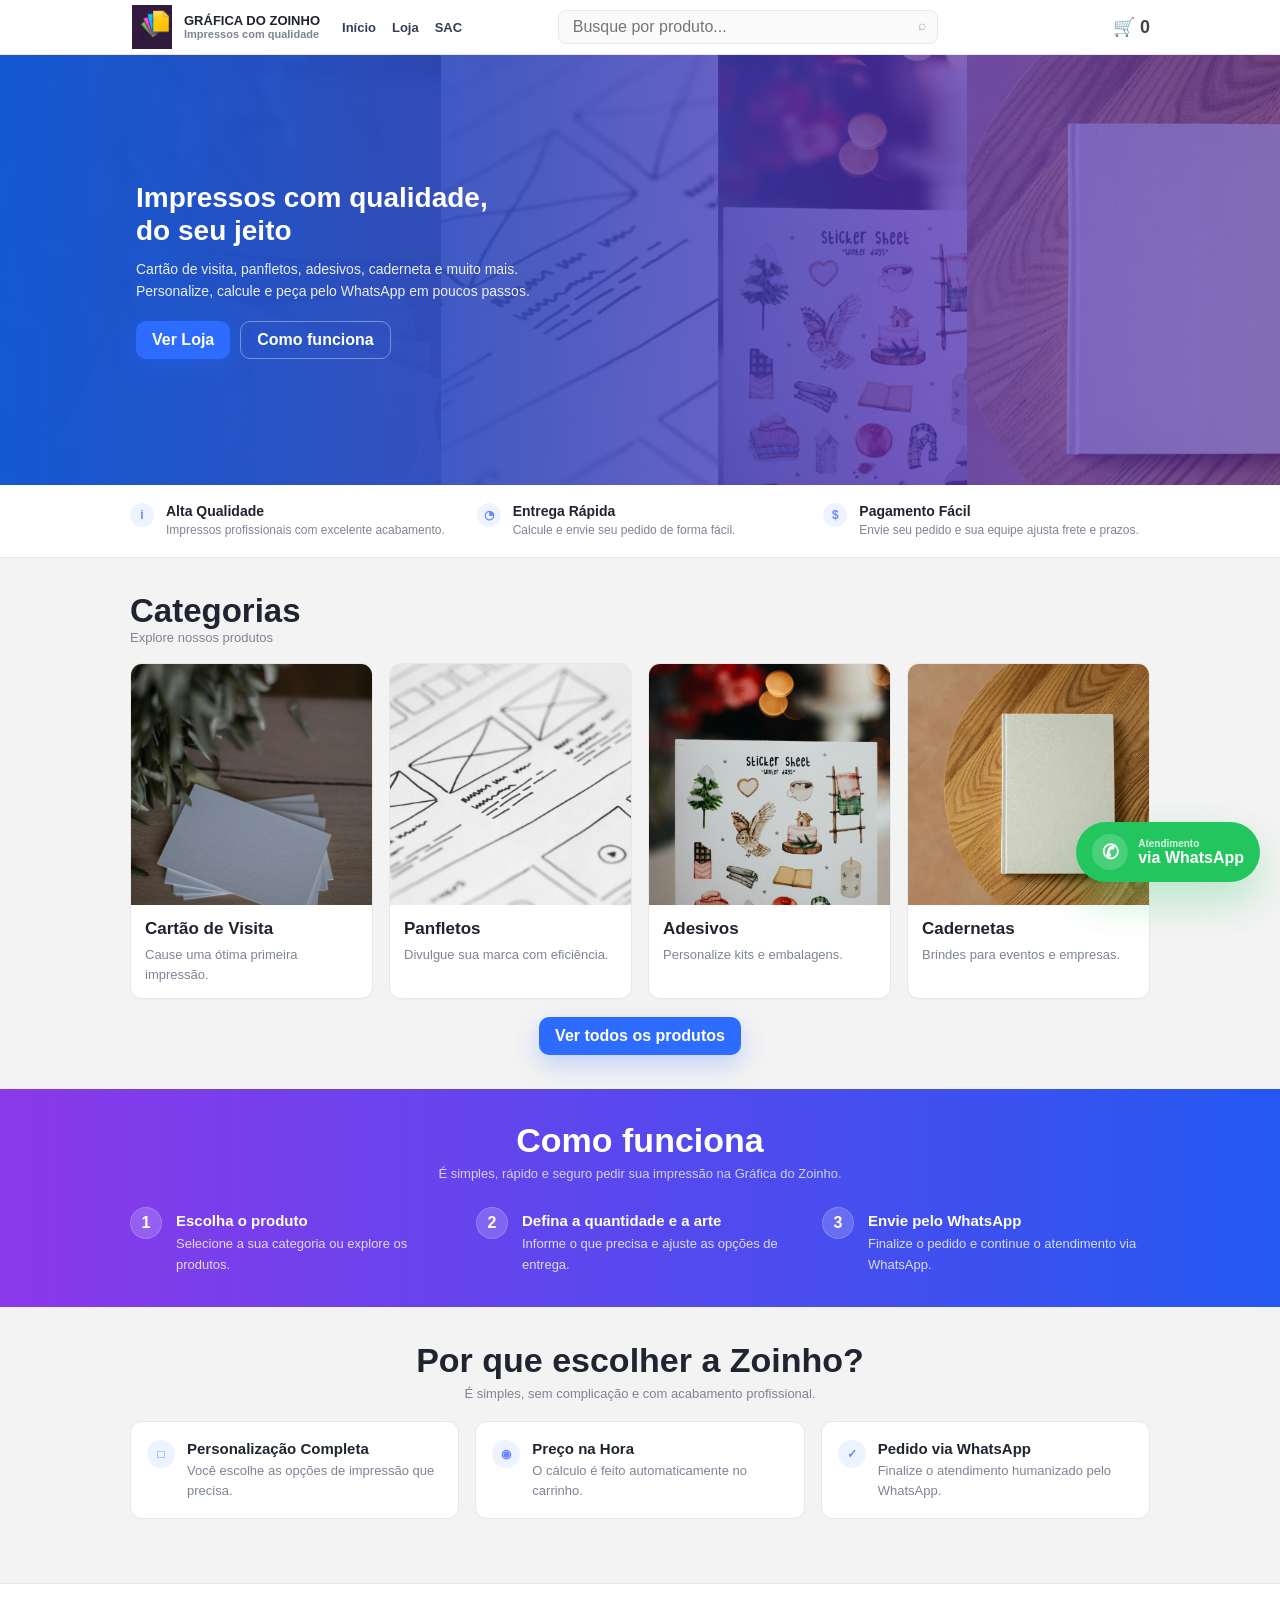
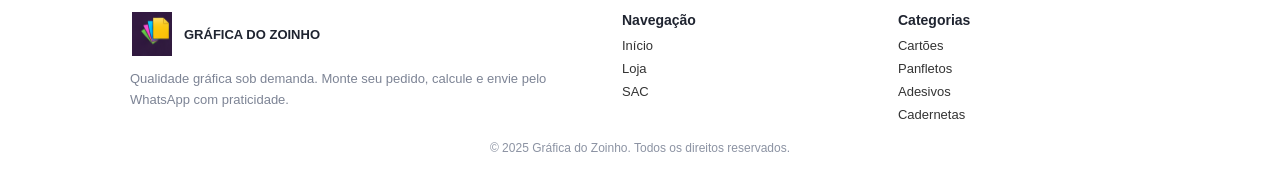
<file: index.html>
<!doctype html>
<html lang="pt-BR">
<head>
  <meta charset="utf-8">
  <meta name="viewport" content="width=device-width, initial-scale=1">
  <title>Gráfica do Zoinho</title>
  <link rel="stylesheet" href="assets/css/style.css">
</head>
<body>
  <div data-site-header></div>
  <main class="page">
    <section class="hero">
      <div class="container hero-inner">
        <div class="hero-content">
          <h1>Impressos com qualidade,<br>do seu jeito</h1>
          <p>Cartão de visita, panfletos, adesivos, caderneta e muito mais. Personalize, calcule e peça pelo WhatsApp em poucos passos.</p>
          <div class="hero-actions">
            <a class="btn btn-primary" href="loja.html">Ver Loja</a>
            <a class="btn btn-secondary" href="#como-funciona">Como funciona</a>
          </div>
        </div>
        <div class="hero-art"></div>
      </div>
    </section>

    <section class="feature-strip">
      <div class="container features">
        <div class="feature">
          <div class="feature-dot">i</div>
          <div><strong>Alta Qualidade</strong><span>Impressos profissionais com excelente acabamento.</span></div>
        </div>
        <div class="feature">
          <div class="feature-dot">◔</div>
          <div><strong>Entrega Rápida</strong><span>Calcule e envie seu pedido de forma fácil.</span></div>
        </div>
        <div class="feature">
          <div class="feature-dot">$</div>
          <div><strong>Pagamento Fácil</strong><span>Envie seu pedido e sua equipe ajusta frete e prazos.</span></div>
        </div>
      </div>
    </section>

    <section class="section">
      <div class="container">
        <div class="section-head">
          <h3>Categorias</h3>
          <p class="eyebrow">Explore nossos produtos</p>
        </div>
        <div class="cards" data-home-cards></div>
        <div class="center" style="margin-top:18px">
          <a class="btn btn-primary" href="loja.html">Ver todos os produtos</a>
        </div>
      </div>
    </section>

    <section class="how" id="como-funciona">
      <div class="container">
        <h3>Como funciona</h3>
        <p class="eyebrow">É simples, rápido e seguro pedir sua impressão na Gráfica do Zoinho.</p>
        <div class="steps">
          <div class="step">
            <div class="step-num">1</div>
            <div><strong>Escolha o produto</strong><p>Selecione a sua categoria ou explore os produtos.</p></div>
          </div>
          <div class="step">
            <div class="step-num">2</div>
            <div><strong>Defina a quantidade e a arte</strong><p>Informe o que precisa e ajuste as opções de entrega.</p></div>
          </div>
          <div class="step">
            <div class="step-num">3</div>
            <div><strong>Envie pelo WhatsApp</strong><p>Finalize o pedido e continue o atendimento via WhatsApp.</p></div>
          </div>
        </div>
      </div>
    </section>

    <section class="section choose">
      <div class="container">
        <h3>Por que escolher a Zoinho?</h3>
        <p class="eyebrow center">É simples, sem complicação e com acabamento profissional.</p>
        <div class="why-grid">
          <div class="why-item">
            <div class="feature-dot">□</div>
            <div><strong>Personalização Completa</strong><span>Você escolhe as opções de impressão que precisa.</span></div>
          </div>
          <div class="why-item">
            <div class="feature-dot">◉</div>
            <div><strong>Preço na Hora</strong><span>O cálculo é feito automaticamente no carrinho.</span></div>
          </div>
          <div class="why-item">
            <div class="feature-dot">✓</div>
            <div><strong>Pedido via WhatsApp</strong><span>Finalize o atendimento humanizado pelo WhatsApp.</span></div>
          </div>
        </div>
      </div>
    </section>
  </main>
  <div data-site-footer></div>
  <div data-float-whats></div>
  <script src="assets/js/products.js"></script>
</body>
</html>
</file>
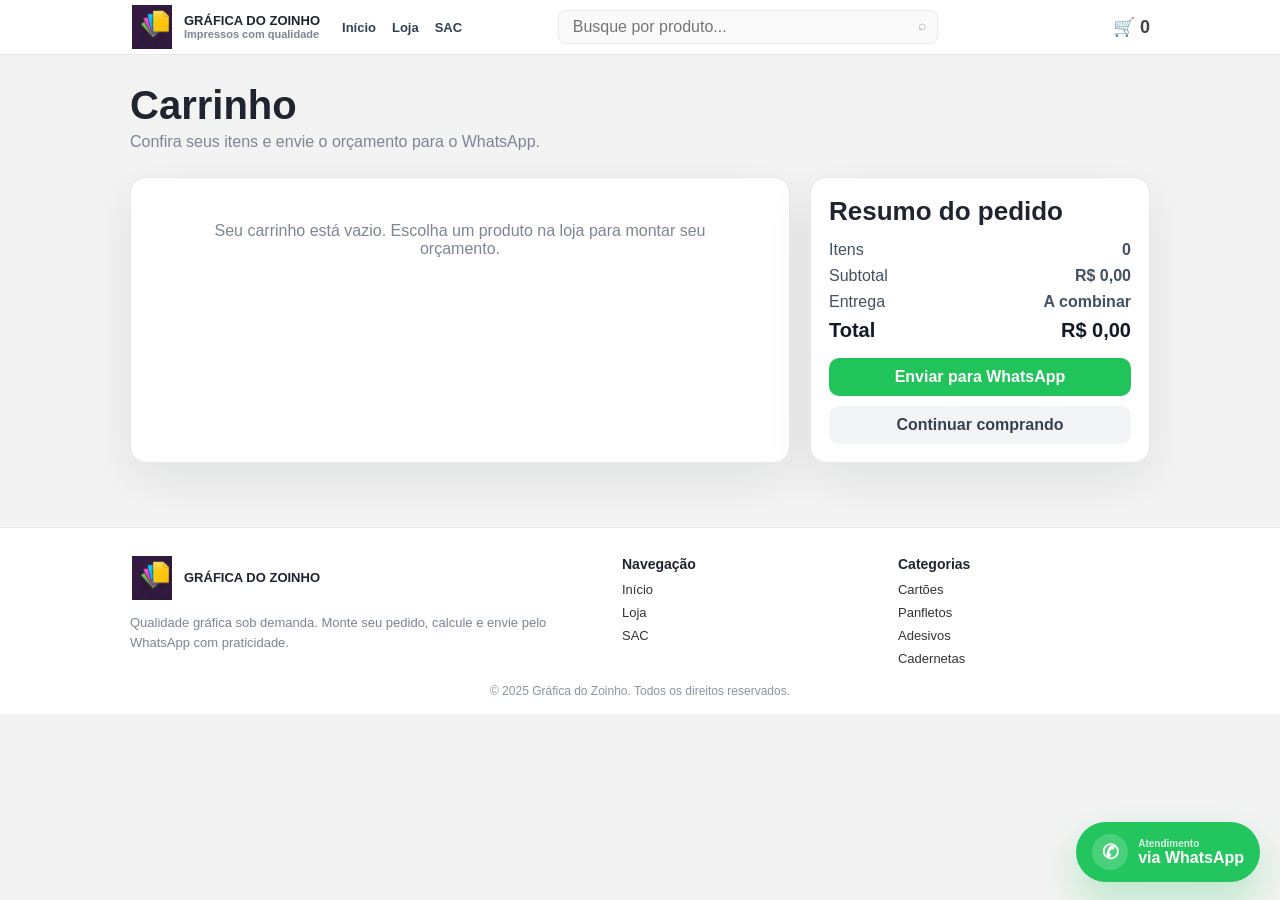
<file: carrinho.html>
<!doctype html>
<html lang="pt-BR">
<head>
  <meta charset="utf-8">
  <meta name="viewport" content="width=device-width, initial-scale=1">
  <title>Carrinho - Gráfica do Zoinho</title>
  <link rel="stylesheet" href="assets/css/style.css">
</head>
<body>
  <div data-site-header></div>
  <main class="page">
    <section class="page-banner">
      <div class="container">
        <h1>Carrinho</h1>
        <p>Confira seus itens e envie o orçamento para o WhatsApp.</p>
      </div>
    </section>
    <section class="section" style="padding-top:8px">
      <div class="container cart-layout">
        <div class="cart-card" data-cart-items></div>
        <aside class="summary-card" data-cart-summary></aside>
      </div>
    </section>
  </main>
  <div data-site-footer></div>
  <div data-float-whats></div>
  <script src="assets/js/products.js"></script>
</body>
</html>
</file>
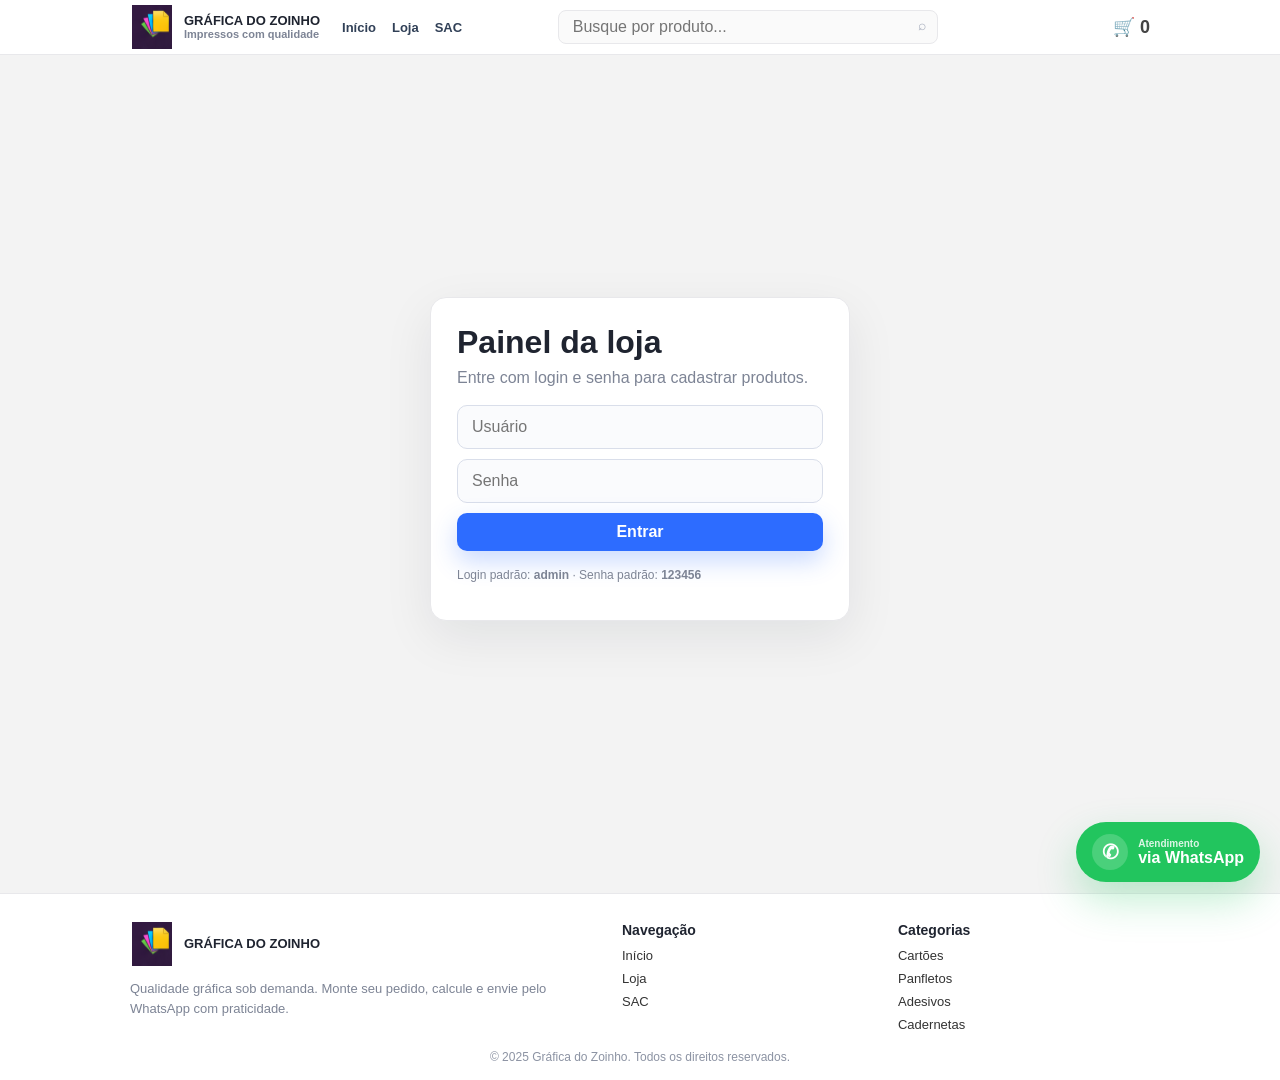
<file: login.html>
<!doctype html>
<html lang="pt-BR">
<head>
  <meta charset="utf-8">
  <meta name="viewport" content="width=device-width, initial-scale=1">
  <title>Login do painel - Gráfica do Zoinho</title>
  <link rel="stylesheet" href="assets/css/style.css">
</head>
<body>
  <div data-site-header></div>
  <main class="page">
    <section class="section">
      <div class="container login-wrap">
        <div class="login-card">
          <h1>Painel da loja</h1>
          <p>Entre com login e senha para cadastrar produtos.</p>
          <form data-admin-login-form class="stack">
            <input class="input" type="text" name="usuario" placeholder="Usuário">
            <input class="input" type="password" name="senha" placeholder="Senha">
            <button class="btn btn-primary" type="submit">Entrar</button>
            <div class="inline-help">Login padrão: <strong>admin</strong> · Senha padrão: <strong>123456</strong></div>
            <div data-login-status style="color:#dc2626;font-size:13px;font-weight:700"></div>
          </form>
        </div>
      </div>
    </section>
  </main>
  <div data-site-footer></div>
  <div data-float-whats></div>
  <script src="assets/js/products.js"></script>
</body>
</html>
</file>
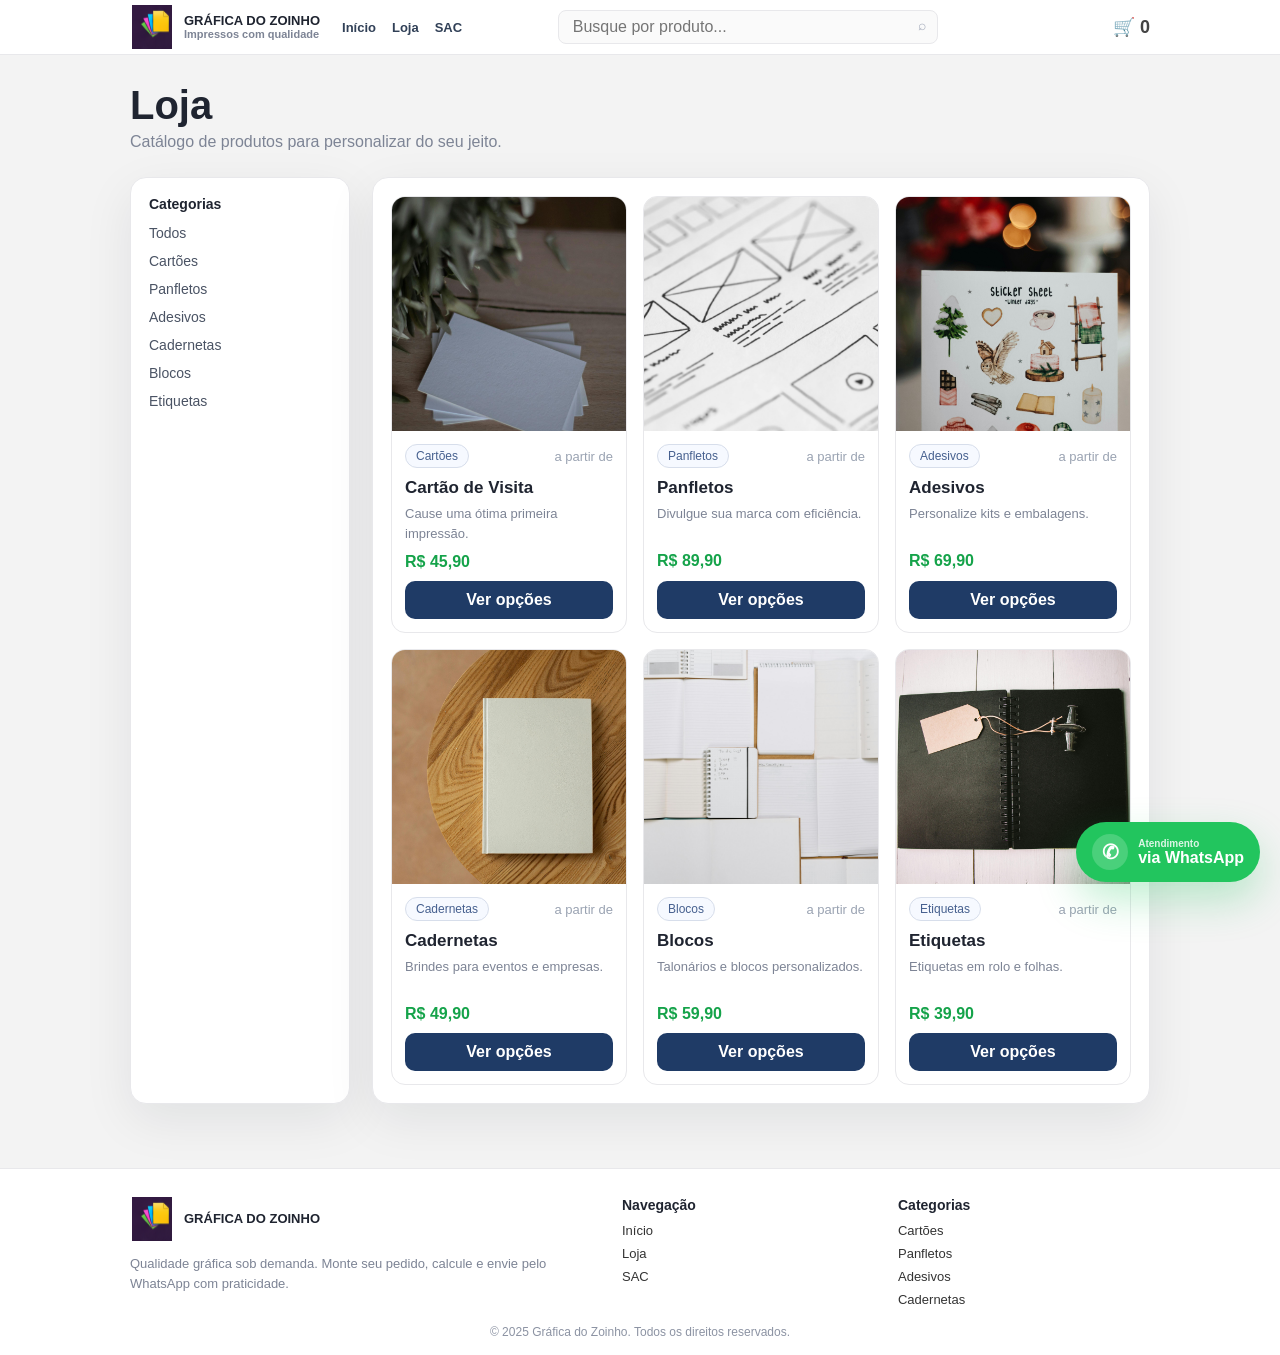
<file: loja.html>
<!doctype html>
<html lang="pt-BR">
<head>
  <meta charset="utf-8">
  <meta name="viewport" content="width=device-width, initial-scale=1">
  <title>Loja - Gráfica do Zoinho</title>
  <link rel="stylesheet" href="assets/css/style.css">
</head>
<body>
  <div data-site-header></div>
  <main class="page">
    <section class="page-banner">
      <div class="container">
        <h1>Loja</h1>
        <p>Catálogo de produtos para personalizar do seu jeito.</p>
      </div>
    </section>
    <section class="section" style="padding-top:8px">
      <div class="container shop-layout">
        <aside class="sidebar">
          <h4>Categorias</h4>
          <ul data-shop-categories></ul>
        </aside>
        <div class="content-card" style="padding:18px">
          <div class="shop-grid" data-shop-grid></div>
        </div>
      </div>
    </section>
  </main>
  <div data-site-footer></div>
  <div data-float-whats></div>
  <script src="assets/js/products.js"></script>
</body>
</html>
</file>
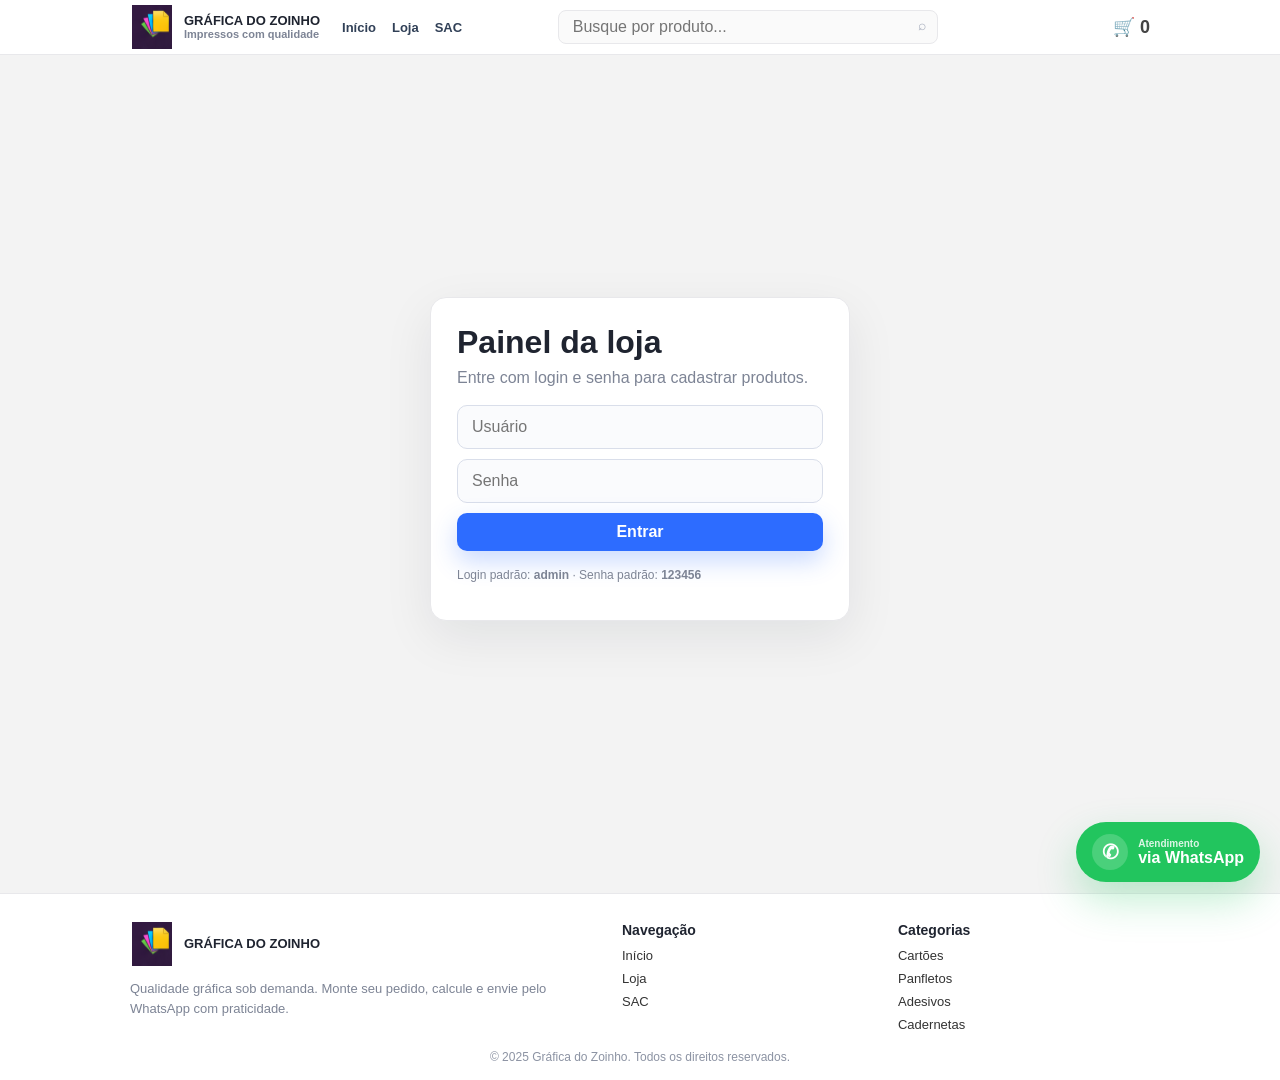
<file: painel.html>
<!doctype html>
<html lang="pt-BR">
<head>
  <meta charset="utf-8">
  <meta name="viewport" content="width=device-width, initial-scale=1">
  <title>Painel da loja - Gráfica do Zoinho</title>
  <link rel="stylesheet" href="assets/css/style.css">
</head>
<body>
  <div data-site-header></div>
  <main class="page">
    <section class="page-banner">
      <div class="container row-between" style="align-items:flex-start;gap:16px">
        <div>
          <h1>Painel da loja</h1>
          <p>Cadastre produtos com imagem, valor e variáveis.</p>
        </div>
        <button class="btn btn-light" type="button" data-admin-logout>Sair</button>
      </div>
    </section>
    <section class="section" style="padding-top:8px">
      <div class="container admin-grid">
        <div class="admin-card">
          <h3>Adicionar produto</h3>
          <div class="notice">Campo de variáveis: use uma linha por grupo no formato <strong>Material: Vinil branco, Vinil transparente</strong>.</div>
          <form data-admin-form class="stack">
            <input class="input" name="nome" placeholder="Nome do produto">
            <input class="input" name="categoria" placeholder="Categoria">
            <textarea class="textarea" name="descricao" placeholder="Descrição curta do produto"></textarea>
            <input class="input" name="preco" type="number" min="0" step="0.01" placeholder="Preço base">
            <input class="input" name="imagem" placeholder="URL da imagem do produto">
            <textarea class="textarea" name="variaveis" placeholder="Material: Vinil branco, Vinil transparente&#10;Quantidade: 100 un., 250 un., 500 un."></textarea>
            <button class="btn btn-primary" type="submit">Salvar produto</button>
          </form>
        </div>
        <div class="admin-card">
          <h3>Produtos cadastrados</h3>
          <div class="admin-list" data-admin-product-list></div>
        </div>
      </div>
    </section>
  </main>
  <div data-site-footer></div>
  <div data-float-whats></div>
  <script src="assets/js/products.js"></script>
</body>
</html>
</file>
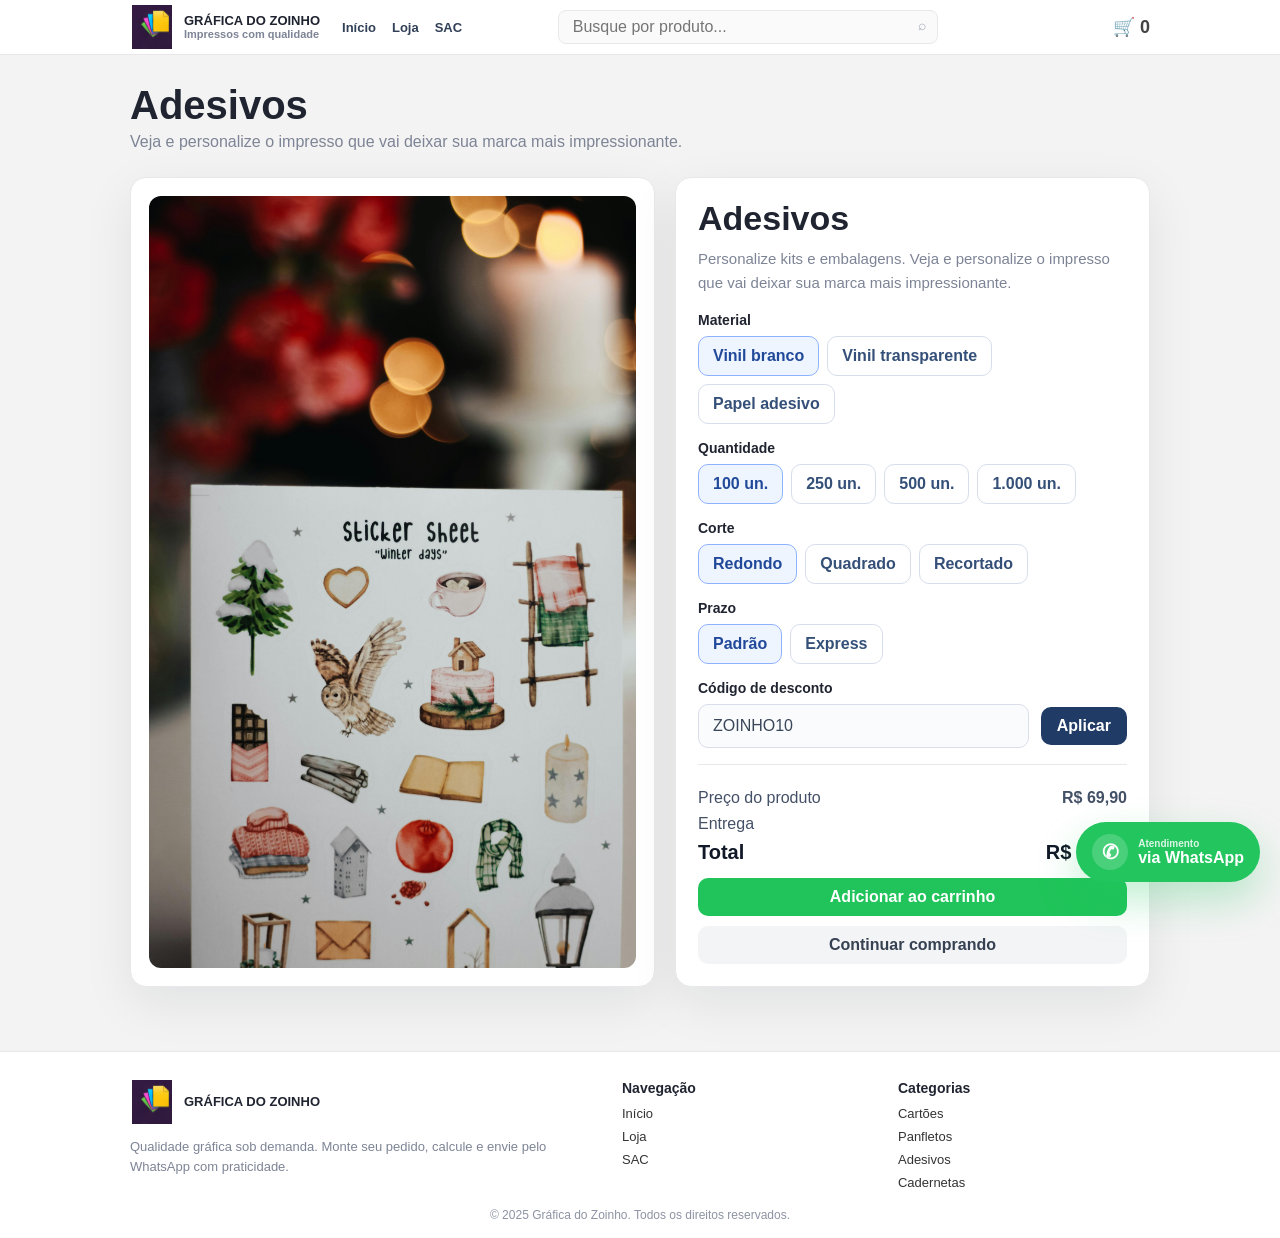
<file: produto-adesivo.html>
<!doctype html>
<html lang="pt-BR">
<head>
  <meta charset="utf-8">
  <meta name="viewport" content="width=device-width, initial-scale=1">
  <title>Adesivos - Gráfica do Zoinho</title>
  <link rel="stylesheet" href="assets/css/style.css">
</head>
<body>
  <div data-site-header></div>
  <main class="page">
    <section class="page-banner">
      <div class="container">
        <h1>Adesivos</h1>
        <p>Veja e personalize o impresso que vai deixar sua marca mais impressionante.</p>
      </div>
    </section>
    <section class="section" style="padding-top:8px">
      <div class="container product-layout" data-product-root></div>
    </section>
  </main>
  <div data-site-footer></div>
  <div data-float-whats></div>
  <script src="assets/js/products.js"></script>
  <script>document.addEventListener('DOMContentLoaded',()=>setupProductPage('adesivo'));</script>
</body>
</html>
</file>
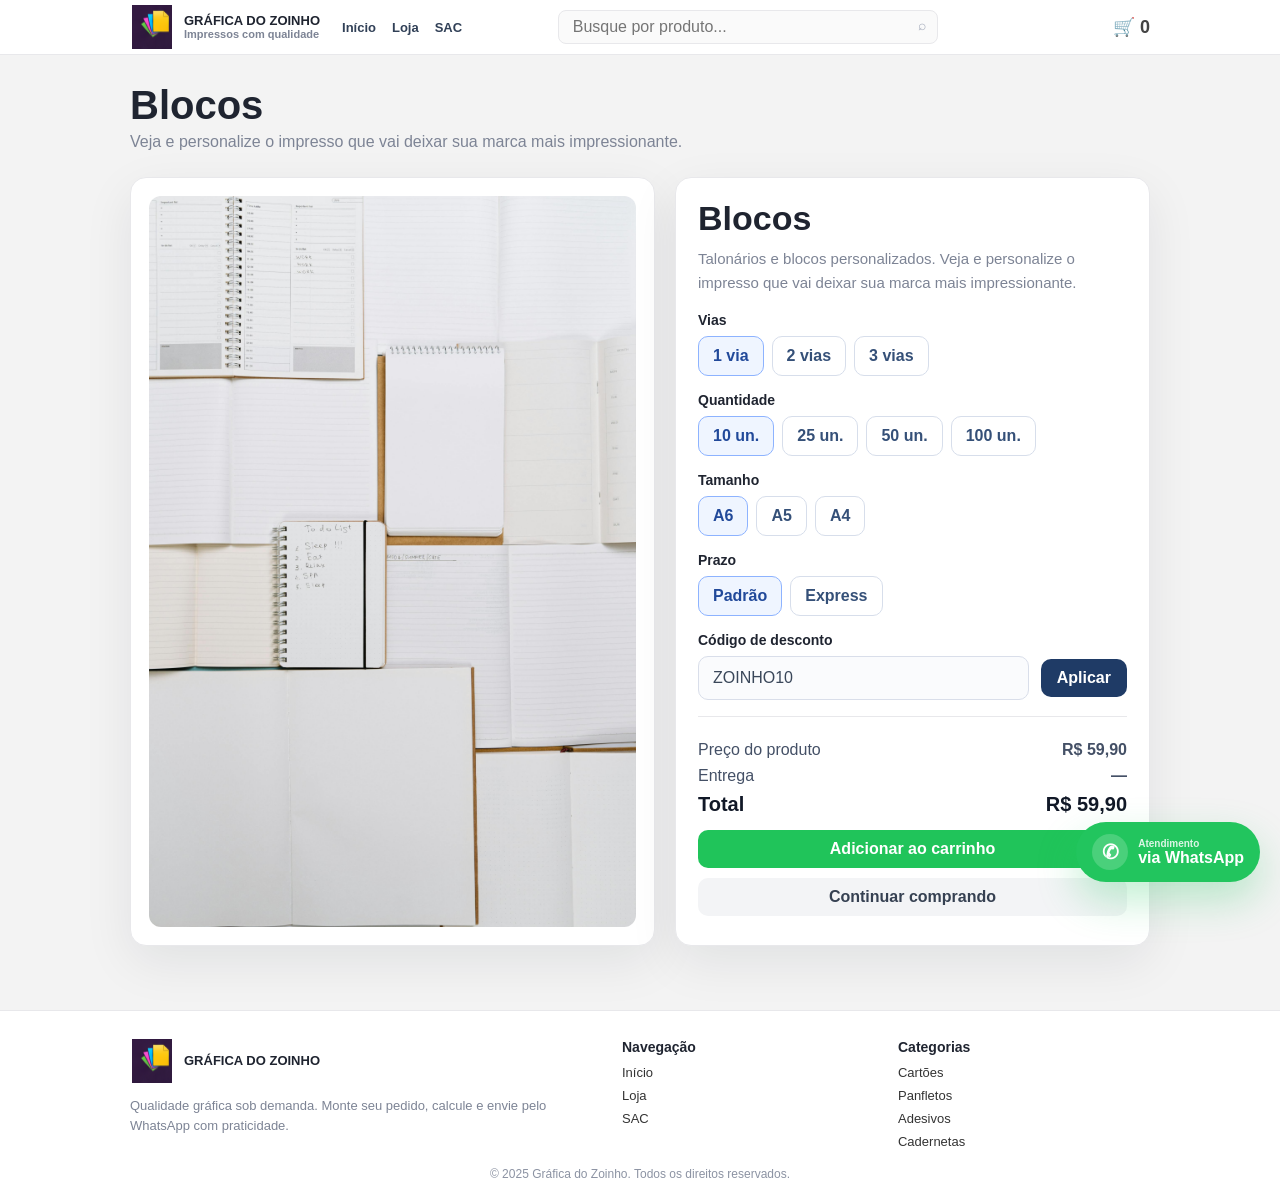
<file: produto-bloco.html>
<!doctype html>
<html lang="pt-BR">
<head>
  <meta charset="utf-8">
  <meta name="viewport" content="width=device-width, initial-scale=1">
  <title>Blocos - Gráfica do Zoinho</title>
  <link rel="stylesheet" href="assets/css/style.css">
</head>
<body>
  <div data-site-header></div>
  <main class="page">
    <section class="page-banner">
      <div class="container">
        <h1>Blocos</h1>
        <p>Veja e personalize o impresso que vai deixar sua marca mais impressionante.</p>
      </div>
    </section>
    <section class="section" style="padding-top:8px">
      <div class="container product-layout" data-product-root></div>
    </section>
  </main>
  <div data-site-footer></div>
  <div data-float-whats></div>
  <script src="assets/js/products.js"></script>
  <script>document.addEventListener('DOMContentLoaded',()=>setupProductPage('bloco'));</script>
</body>
</html>
</file>
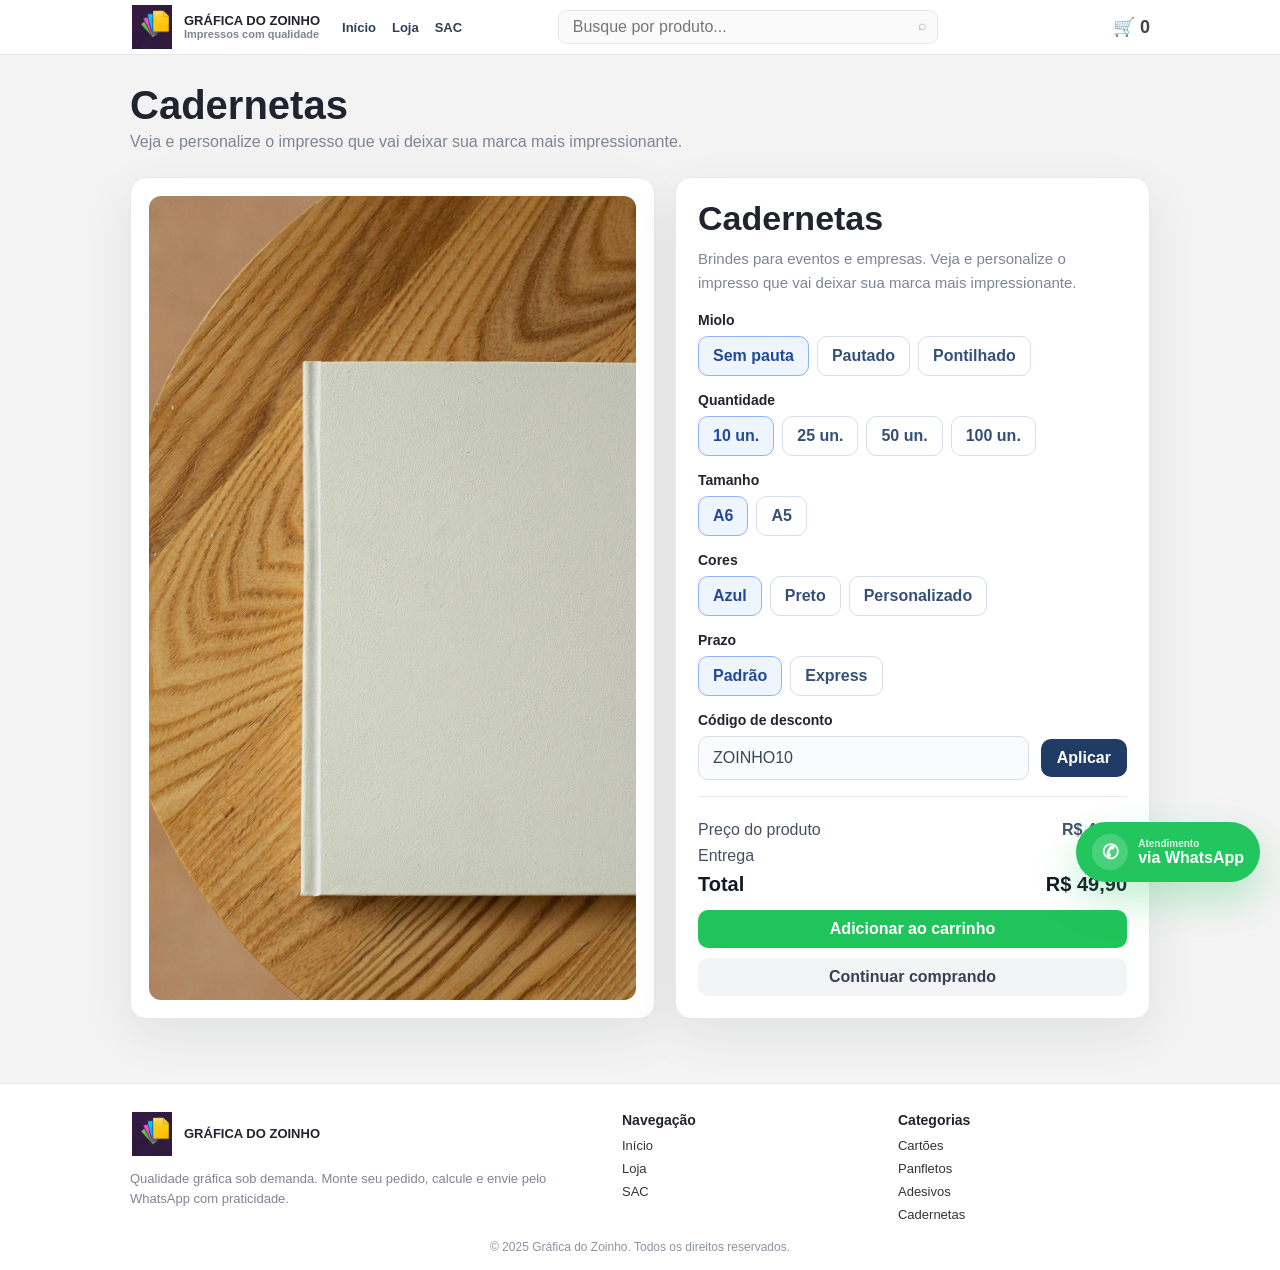
<file: produto-caderno.html>
<!doctype html>
<html lang="pt-BR">
<head>
  <meta charset="utf-8">
  <meta name="viewport" content="width=device-width, initial-scale=1">
  <title>Cadernetas - Gráfica do Zoinho</title>
  <link rel="stylesheet" href="assets/css/style.css">
</head>
<body>
  <div data-site-header></div>
  <main class="page">
    <section class="page-banner">
      <div class="container">
        <h1>Cadernetas</h1>
        <p>Veja e personalize o impresso que vai deixar sua marca mais impressionante.</p>
      </div>
    </section>
    <section class="section" style="padding-top:8px">
      <div class="container product-layout" data-product-root></div>
    </section>
  </main>
  <div data-site-footer></div>
  <div data-float-whats></div>
  <script src="assets/js/products.js"></script>
  <script>document.addEventListener('DOMContentLoaded',()=>setupProductPage('caderno'));</script>
</body>
</html>
</file>
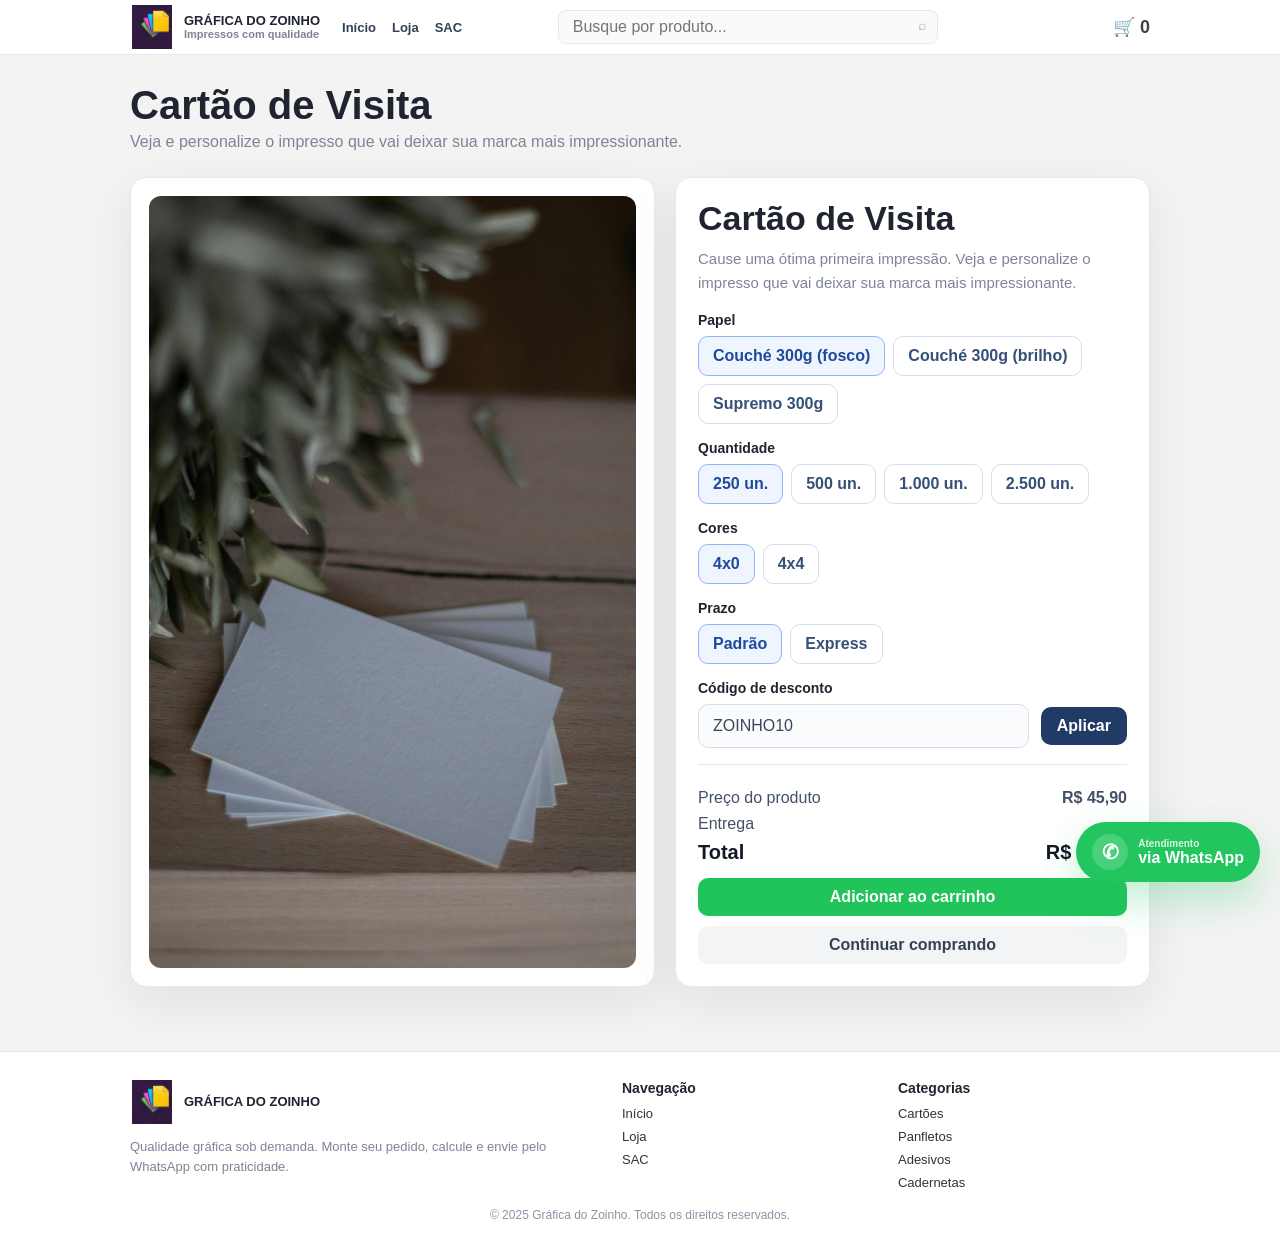
<file: produto-cartao-visita.html>
<!doctype html>
<html lang="pt-BR">
<head>
  <meta charset="utf-8">
  <meta name="viewport" content="width=device-width, initial-scale=1">
  <title>Cartão de Visita - Gráfica do Zoinho</title>
  <link rel="stylesheet" href="assets/css/style.css">
</head>
<body>
  <div data-site-header></div>
  <main class="page">
    <section class="page-banner">
      <div class="container">
        <h1>Cartão de Visita</h1>
        <p>Veja e personalize o impresso que vai deixar sua marca mais impressionante.</p>
      </div>
    </section>
    <section class="section" style="padding-top:8px">
      <div class="container product-layout" data-product-root></div>
    </section>
  </main>
  <div data-site-footer></div>
  <div data-float-whats></div>
  <script src="assets/js/products.js"></script>
  <script>document.addEventListener('DOMContentLoaded',()=>setupProductPage('cartao-visita'));</script>
</body>
</html>
</file>
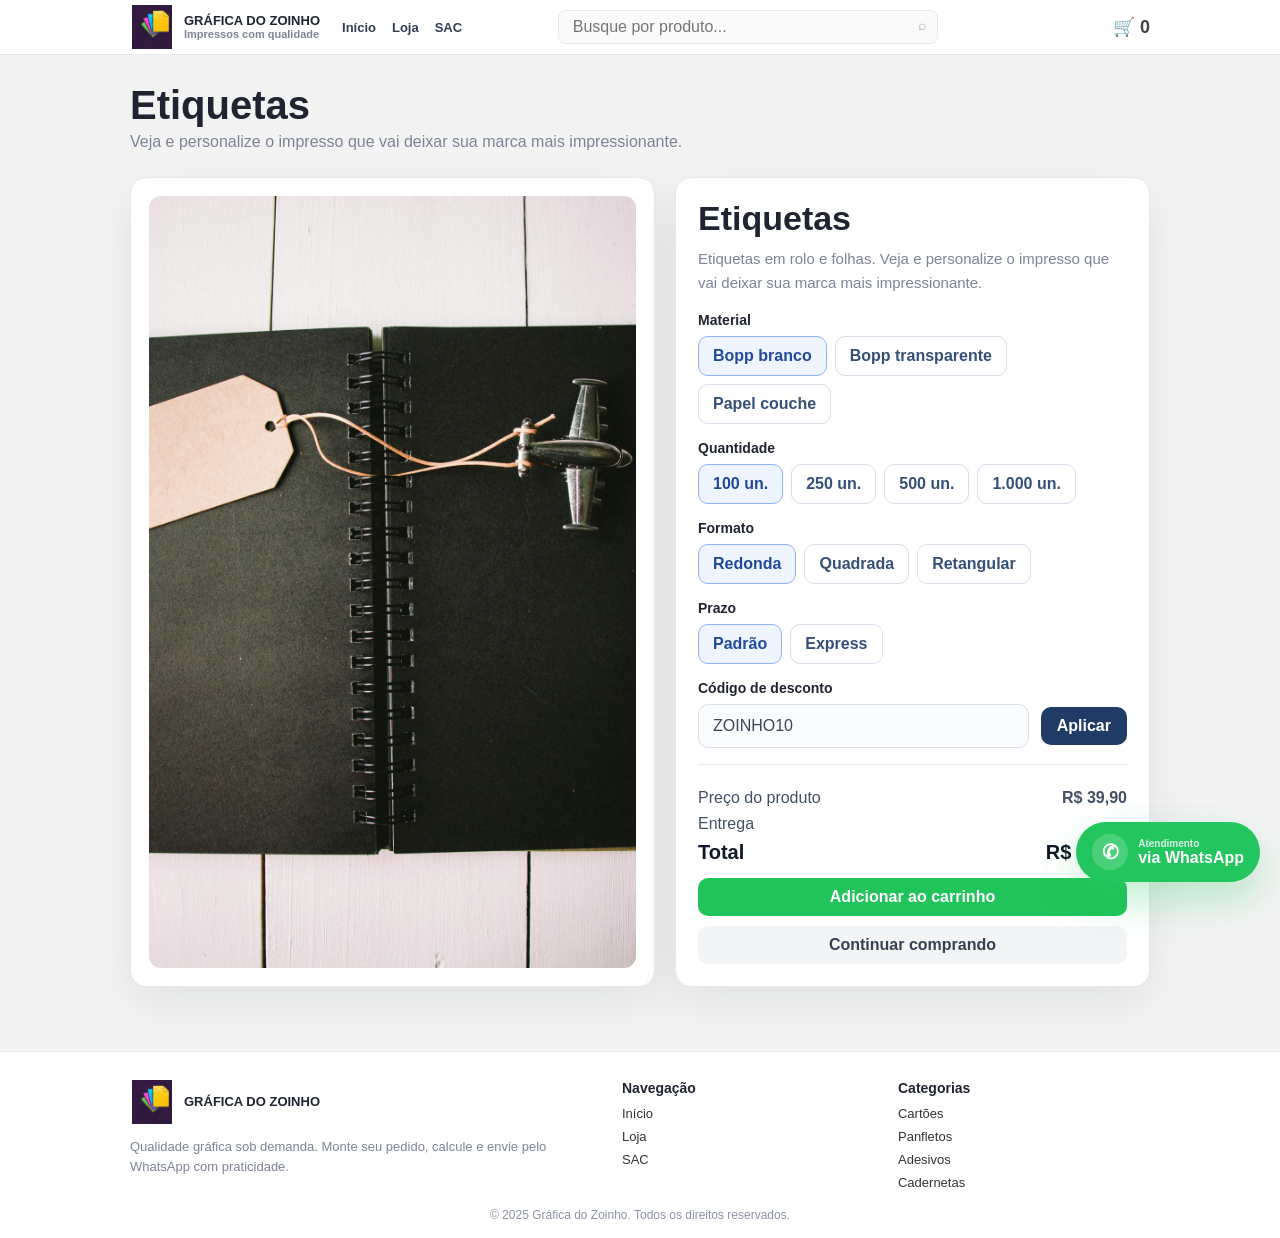
<file: produto-etiquetas.html>
<!doctype html>
<html lang="pt-BR">
<head>
  <meta charset="utf-8">
  <meta name="viewport" content="width=device-width, initial-scale=1">
  <title>Etiquetas - Gráfica do Zoinho</title>
  <link rel="stylesheet" href="assets/css/style.css">
</head>
<body>
  <div data-site-header></div>
  <main class="page">
    <section class="page-banner">
      <div class="container">
        <h1>Etiquetas</h1>
        <p>Veja e personalize o impresso que vai deixar sua marca mais impressionante.</p>
      </div>
    </section>
    <section class="section" style="padding-top:8px">
      <div class="container product-layout" data-product-root></div>
    </section>
  </main>
  <div data-site-footer></div>
  <div data-float-whats></div>
  <script src="assets/js/products.js"></script>
  <script>document.addEventListener('DOMContentLoaded',()=>setupProductPage('etiquetas'));</script>
</body>
</html>
</file>
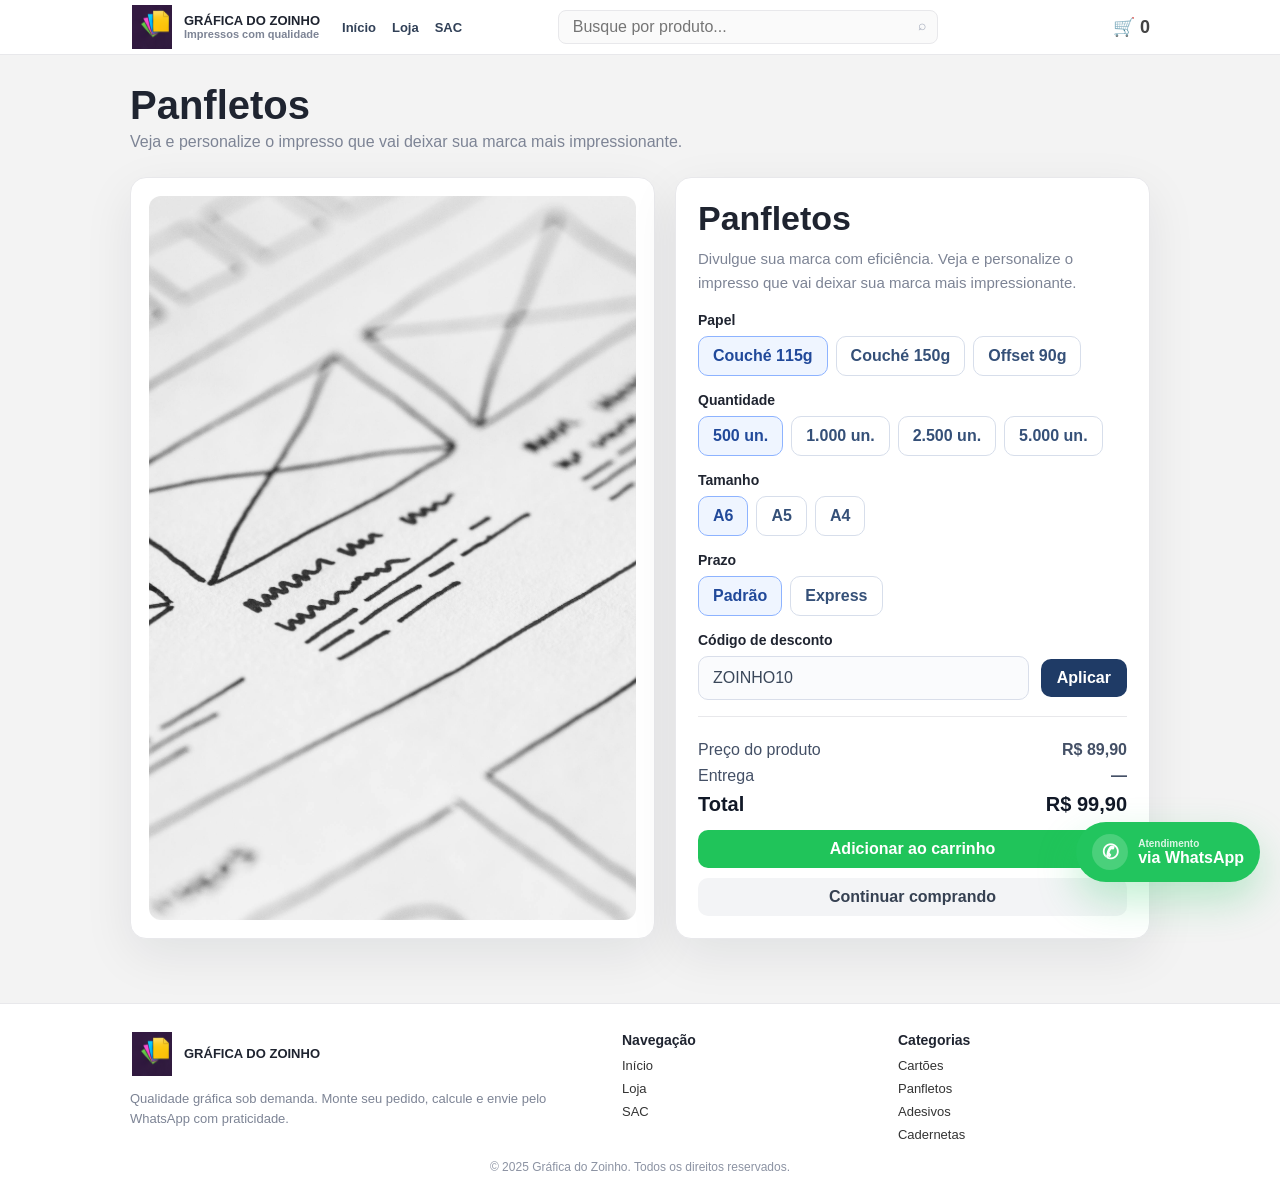
<file: produto-panfleto.html>
<!doctype html>
<html lang="pt-BR">
<head>
  <meta charset="utf-8">
  <meta name="viewport" content="width=device-width, initial-scale=1">
  <title>Panfletos - Gráfica do Zoinho</title>
  <link rel="stylesheet" href="assets/css/style.css">
</head>
<body>
  <div data-site-header></div>
  <main class="page">
    <section class="page-banner">
      <div class="container">
        <h1>Panfletos</h1>
        <p>Veja e personalize o impresso que vai deixar sua marca mais impressionante.</p>
      </div>
    </section>
    <section class="section" style="padding-top:8px">
      <div class="container product-layout" data-product-root></div>
    </section>
  </main>
  <div data-site-footer></div>
  <div data-float-whats></div>
  <script src="assets/js/products.js"></script>
  <script>document.addEventListener('DOMContentLoaded',()=>setupProductPage('panfleto'));</script>
</body>
</html>
</file>
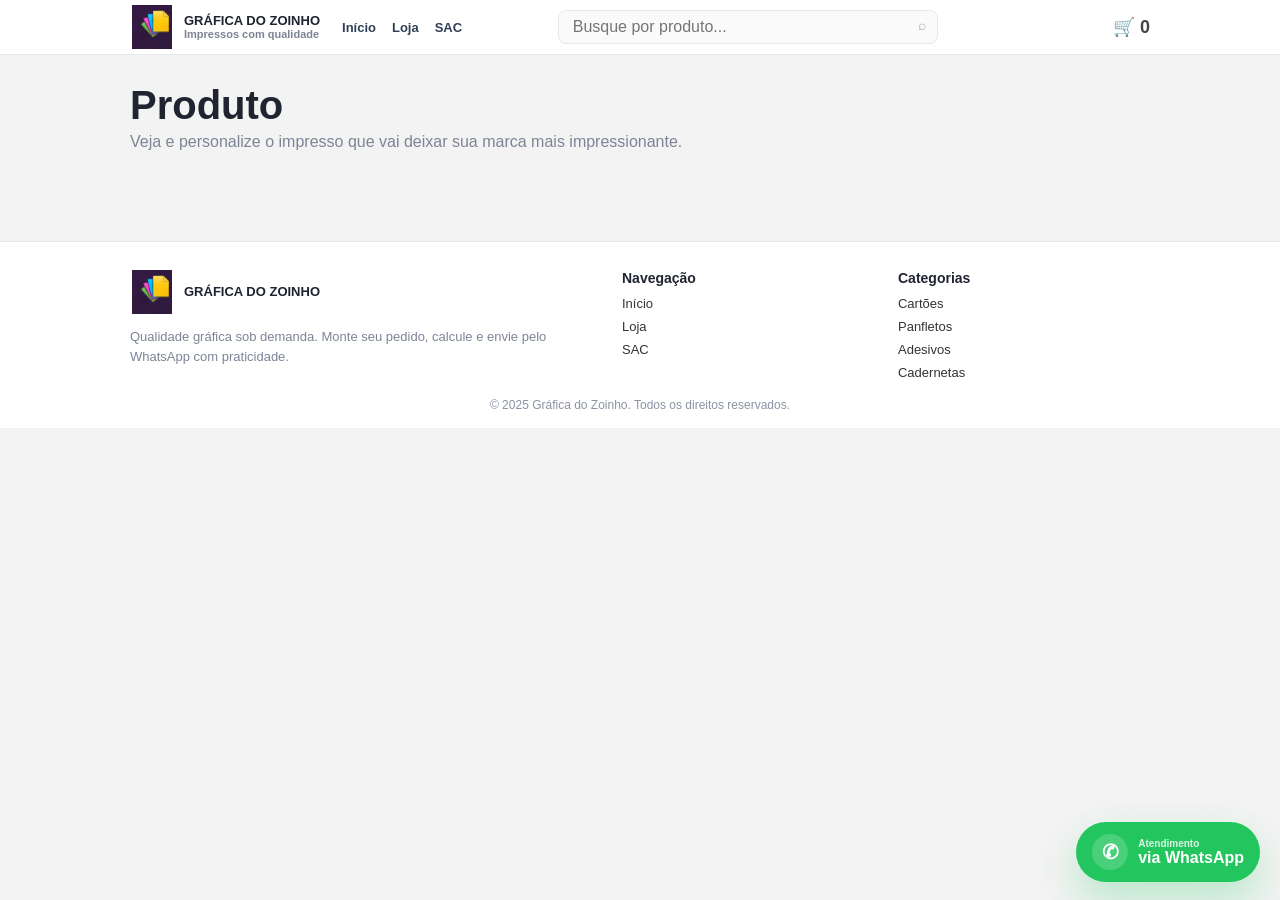
<file: produto.html>
<!doctype html>
<html lang="pt-BR">
<head>
  <meta charset="utf-8">
  <meta name="viewport" content="width=device-width, initial-scale=1">
  <title>Produto - Gráfica do Zoinho</title>
  <link rel="stylesheet" href="assets/css/style.css">
</head>
<body>
  <div data-site-header></div>
  <main class="page">
    <section class="page-banner">
      <div class="container">
        <h1>Produto</h1>
        <p>Veja e personalize o impresso que vai deixar sua marca mais impressionante.</p>
      </div>
    </section>
    <section class="section" style="padding-top:8px">
      <div class="container product-layout" data-product-root></div>
    </section>
  </main>
  <div data-site-footer></div>
  <div data-float-whats></div>
  <script src="assets/js/products.js"></script>
  <script>document.addEventListener('DOMContentLoaded',()=>setupProductPage());</script>
</body>
</html>
</file>
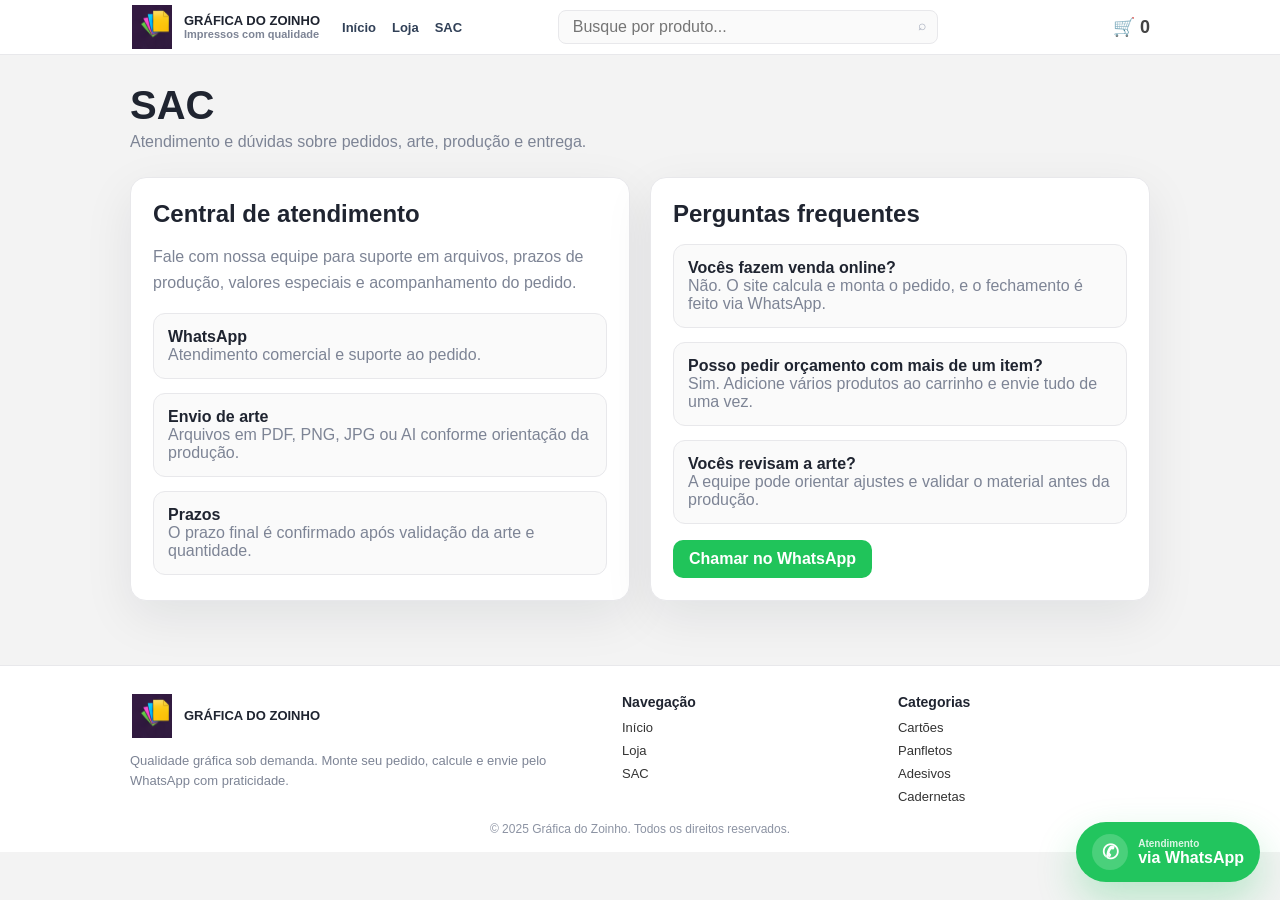
<file: sac.html>
<!doctype html>
<html lang="pt-BR">
<head>
  <meta charset="utf-8">
  <meta name="viewport" content="width=device-width, initial-scale=1">
  <title>SAC - Gráfica do Zoinho</title>
  <link rel="stylesheet" href="assets/css/style.css">
</head>
<body>
  <div data-site-header></div>
  <main class="page">
    <section class="page-banner">
      <div class="container">
        <h1>SAC</h1>
        <p>Atendimento e dúvidas sobre pedidos, arte, produção e entrega.</p>
      </div>
    </section>
    <section class="section" style="padding-top:8px">
      <div class="container sac-grid">
        <div class="sac-card">
          <h3>Central de atendimento</h3>
          <p style="color:var(--muted);line-height:1.65">Fale com nossa equipe para suporte em arquivos, prazos de produção, valores especiais e acompanhamento do pedido.</p>
          <div class="sac-list">
            <div><strong>WhatsApp</strong><br><span style="color:var(--muted)">Atendimento comercial e suporte ao pedido.</span></div>
            <div><strong>Envio de arte</strong><br><span style="color:var(--muted)">Arquivos em PDF, PNG, JPG ou AI conforme orientação da produção.</span></div>
            <div><strong>Prazos</strong><br><span style="color:var(--muted)">O prazo final é confirmado após validação da arte e quantidade.</span></div>
          </div>
        </div>
        <div class="sac-card">
          <h3>Perguntas frequentes</h3>
          <div class="sac-list">
            <div><strong>Vocês fazem venda online?</strong><br><span style="color:var(--muted)">Não. O site calcula e monta o pedido, e o fechamento é feito via WhatsApp.</span></div>
            <div><strong>Posso pedir orçamento com mais de um item?</strong><br><span style="color:var(--muted)">Sim. Adicione vários produtos ao carrinho e envie tudo de uma vez.</span></div>
            <div><strong>Vocês revisam a arte?</strong><br><span style="color:var(--muted)">A equipe pode orientar ajustes e validar o material antes da produção.</span></div>
          </div>
          <div style="margin-top:16px">
            <a class="btn btn-green" target="_blank" href="https://wa.me/5511999999999">Chamar no WhatsApp</a>
          </div>
        </div>
      </div>
    </section>
  </main>
  <div data-site-footer></div>
  <div data-float-whats></div>
  <script src="assets/js/products.js"></script>
</body>
</html>
</file>
<file: assets/css/style.css>
:root{
  --bg:#f3f3f3;
  --surface:#ffffff;
  --surface-2:#f7f7f7;
  --text:#1f2430;
  --muted:#7d8495;
  --line:#e8e8eb;
  --blue:#2d6cff;
  --blue-dark:#1e46d2;
  --green:#22c55e;
  --purple:#8b39ea;
  --radius:18px;
  --shadow:0 16px 50px rgba(15,23,42,.08);
  --container:1020px;
}
*{box-sizing:border-box}
html,body{margin:0;padding:0;background:var(--bg);color:var(--text);font-family:Inter,Arial,Helvetica,sans-serif}
body{overflow-x:hidden}
img{max-width:100%;display:block}
a{text-decoration:none;color:inherit}
button,input,select,textarea{font:inherit}
.container{width:min(calc(100% - 32px),var(--container));margin:0 auto}
.topbar{background:#fff;border-bottom:1px solid var(--line);position:sticky;top:0;z-index:50}
.topbar-inner{height:54px;display:flex;align-items:center;gap:16px}
.brand{display:flex;align-items:center;gap:10px;min-width:190px}
.brand img{width:44px;height:44px;object-fit:contain}
.brand-name{font-weight:900;font-size:13px;line-height:1.05;text-transform:uppercase}
.brand-sub{font-size:11px;color:var(--muted);font-weight:700}
.top-nav{display:flex;align-items:center;gap:16px;margin-left:6px}
.top-nav a{font-size:13px;font-weight:800;color:#314057}
.top-nav a:hover{color:var(--blue)}
.searchbar{flex:1;max-width:380px;position:relative;margin:0 auto}
.searchbar input{width:100%;height:34px;border:1px solid var(--line);border-radius:8px;background:#fafafa;padding:0 36px 0 14px;color:#596071}
.searchbar .icon{position:absolute;right:12px;top:7px;color:#a1a8b8;font-size:14px}
.top-icons{display:flex;align-items:center;gap:16px;margin-left:auto}
.top-icons .cart-link{font-weight:800;font-size:18px;color:#444;position:relative}
.page{padding-bottom:30px}
.hero{background:linear-gradient(90deg,#185fd7 0%, #582db7 100%);min-height:430px;overflow:hidden;position:relative}
.hero::before{content:'';position:absolute;inset:0;background-image:url('../images/ui/banner-full.jpg');background-size:cover;background-position:center right;opacity:.58}
.hero::after{content:'';position:absolute;inset:0;background:linear-gradient(90deg,rgba(20,88,210,.95) 0%,rgba(55,71,184,.76) 42%,rgba(86,45,183,.55) 70%,rgba(86,45,183,.28) 100%)}
.hero-inner{position:relative;z-index:1;display:grid;grid-template-columns:minmax(320px,470px) 1fr;align-items:center;min-height:430px}
.hero-content{padding:42px 0 42px 6px;color:#fff}
.hero-content h1{font-size:28px;line-height:1.18;margin:0 0 12px;font-weight:900;max-width:390px}
.hero-content p{margin:0 0 18px;max-width:410px;color:rgba(255,255,255,.9);font-size:14px;line-height:1.55}
.hero-actions{display:flex;gap:10px}
.btn{display:inline-flex;align-items:center;justify-content:center;gap:8px;height:38px;padding:0 16px;border-radius:10px;border:none;font-weight:800;cursor:pointer;transition:.2s}
.btn-primary{background:var(--blue);color:#fff;box-shadow:0 10px 24px rgba(45,108,255,.25)}
.btn-secondary{background:transparent;border:1px solid rgba(255,255,255,.36);color:#fff}
.btn-dark{background:#1f3b66;color:#fff}
.btn-green{background:#20c45a;color:#fff}
.btn-light{background:#f3f4f6;color:#364152}
.btn-danger{background:#ef4444;color:#fff}
.hero-art{min-height:430px}
.feature-strip{background:#fff;border-bottom:1px solid var(--line)}
.features{display:grid;grid-template-columns:repeat(3,1fr);gap:20px;padding:18px 0}
.feature{display:flex;align-items:flex-start;gap:12px}
.feature-dot{width:24px;height:24px;border-radius:999px;background:#edf3ff;color:#6b84ff;display:flex;align-items:center;justify-content:center;font-weight:900;font-size:12px;flex:0 0 24px}
.feature strong{display:block;font-size:14px;margin-bottom:3px}
.feature span{display:block;color:var(--muted);font-size:12px;line-height:1.45}
.section{padding:34px 0}
.section h2{font-size:32px;margin:0 0 6px}
.section-head h3{font-size:33px;margin:0}
.eyebrow{font-size:13px;color:var(--muted);margin:0 0 18px}
.cards{display:grid;grid-template-columns:repeat(4,1fr);gap:16px}
.card{background:#fff;border:1px solid var(--line);border-radius:12px;overflow:hidden;box-shadow:0 1px 0 rgba(15,23,42,.02)}
.card-media{aspect-ratio:1/1;background:#efefef;overflow:hidden}
.card-media img{width:100%;height:100%;object-fit:cover;object-position:center}
.card-body{padding:14px}
.card-title{font-size:17px;font-weight:900;margin:0 0 6px}
.card-desc{font-size:13px;color:var(--muted);line-height:1.5;min-height:38px}
.center{text-align:center}
.how{background:linear-gradient(90deg,var(--purple),#2458f1);color:#fff;padding:32px 0}
.how h3{font-size:34px;text-align:center;margin:0 0 6px}
.how .eyebrow{color:rgba(255,255,255,.74);text-align:center}
.steps{display:grid;grid-template-columns:repeat(3,1fr);gap:18px;margin-top:26px}
.step{display:flex;gap:14px;align-items:flex-start}
.step-num{width:32px;height:32px;background:rgba(255,255,255,.18);border:1px solid rgba(255,255,255,.16);border-radius:50%;display:flex;align-items:center;justify-content:center;font-weight:800;flex:0 0 32px}
.step strong{display:block;margin-top:5px;font-size:15px}
.step p{margin:5px 0 0;font-size:13px;line-height:1.55;color:rgba(255,255,255,.8)}
.choose h3{font-size:34px;text-align:center;margin:0 0 6px}
.why-grid{display:grid;grid-template-columns:repeat(3,1fr);gap:16px;margin-top:20px}
.why-item{background:#fff;border:1px solid var(--line);border-radius:12px;padding:18px 16px;display:flex;gap:12px}
.why-item .feature-dot{width:28px;height:28px;flex-basis:28px}
.why-item strong{display:block;font-size:15px;margin-bottom:4px}
.why-item span{color:var(--muted);font-size:13px;line-height:1.45}
.footer{padding:28px 0 16px;background:#fff;border-top:1px solid var(--line)}
.footer-grid{display:grid;grid-template-columns:1.3fr .7fr .7fr;gap:24px;align-items:start}
.footer p{color:var(--muted);font-size:13px;line-height:1.55}
.footer h4{font-size:14px;margin:0 0 10px}
.footer ul{list-style:none;margin:0;padding:0;display:grid;gap:8px;color:#333;font-size:13px}
.copy{text-align:center;font-size:12px;color:#8c93a3;margin-top:18px}
.float-whats{position:fixed;right:20px;bottom:18px;background:#22c55e;color:#fff;padding:12px 16px;border-radius:999px;box-shadow:0 18px 40px rgba(34,197,94,.28);font-weight:900;z-index:40;display:flex;align-items:center;gap:10px;min-width:126px}
.float-whats small{display:block;font-size:10px;opacity:.84;font-weight:700;line-height:1.1}
.float-whats .wa-icon{width:36px;height:36px;border-radius:50%;display:flex;align-items:center;justify-content:center;background:rgba(255,255,255,.18);font-size:20px;flex:0 0 36px}
.page-banner{padding:28px 0 18px}
.page-banner h1{font-size:40px;line-height:1.1;margin:0 0 6px}
.page-banner p{margin:0;color:var(--muted)}
.shop-layout{display:grid;grid-template-columns:220px 1fr;gap:22px}
.sidebar,.content-card,.cart-card,.summary-card,.sac-card,.product-panel,.product-image,.product-config,.admin-card,.login-card{background:#fff;border:1px solid var(--line);border-radius:16px;box-shadow:var(--shadow)}
.sidebar{padding:18px}
.sidebar h4{margin:0 0 12px;font-size:14px}
.sidebar ul{list-style:none;margin:0;padding:0;display:grid;gap:10px}
.sidebar a{font-size:14px;color:#4a5364}
.shop-grid{display:grid;grid-template-columns:repeat(3,1fr);gap:16px}
.product-mini{background:#fff;border:1px solid var(--line);border-radius:14px;overflow:hidden;display:flex;flex-direction:column}
.product-mini .card-body{padding:13px;display:flex;flex-direction:column;flex:1}
.product-mini .btn{margin-top:auto}
.price{font-weight:900;color:#15a34a;margin:10px 0}
.row-between{display:flex;justify-content:space-between;gap:12px;align-items:center}
.badge{display:inline-flex;border:1px solid #d7deeb;border-radius:999px;padding:4px 10px;font-size:12px;color:#46608f;background:#f6f9ff}
.product-layout{display:grid;grid-template-columns:1.05fr .95fr;gap:20px}
.product-image{padding:18px;min-height:560px}
.product-image .main-img{border-radius:12px;overflow:hidden;background:#f0f0f0;height:100%}
.product-image .main-img img{width:100%;height:100%;min-height:520px;object-fit:cover;object-position:center}
.product-config{padding:22px}
.product-config h1{font-size:34px;line-height:1.1;margin:0 0 10px}
.product-config p.desc{color:var(--muted);font-size:15px;line-height:1.55;margin:0 0 18px}
.config-group{margin:0 0 16px}
.config-group label{display:block;font-size:14px;font-weight:800;margin:0 0 8px}
.options{display:flex;flex-wrap:wrap;gap:8px}
.option-btn{padding:10px 14px;border-radius:10px;border:1px solid #d7deeb;background:#fff;color:#355078;font-weight:700;cursor:pointer}
.option-btn.active{border-color:#8db3ff;background:#eff5ff;color:#21499a}
.input,.textarea{width:100%;border:1px solid #d9deea;border-radius:10px;background:#fafbfd;padding:12px 14px;color:#3a475a}
.textarea{min-height:120px;resize:vertical}
.split-2{display:grid;grid-template-columns:1fr 1fr;gap:12px}
.price-box{border-top:1px solid var(--line);padding-top:16px;margin-top:12px}
.price-row{display:flex;justify-content:space-between;gap:12px;margin:8px 0;color:#445066}
.price-row.total{font-size:20px;font-weight:900;color:#111827}
.stack{display:grid;gap:10px}
.cart-layout{display:grid;grid-template-columns:1fr 340px;gap:20px}
.cart-card{padding:16px}
.cart-item{display:grid;grid-template-columns:100px 1fr auto;gap:16px;padding:14px 0;border-bottom:1px solid var(--line)}
.cart-item:last-child{border-bottom:none}
.cart-item img{width:100px;height:100px;object-fit:cover;border-radius:12px;border:1px solid var(--line)}
.cart-item h4{margin:0 0 6px;font-size:18px}
.cart-meta{font-size:13px;color:var(--muted);line-height:1.5}
.summary-card{padding:18px;position:sticky;top:74px}
.empty{padding:28px;text-align:center;color:var(--muted)}
.sac-grid{display:grid;grid-template-columns:1fr 1fr;gap:20px}
.sac-card{padding:22px}
.sac-card h3{margin:0 0 10px;font-size:24px}
.sac-list{display:grid;gap:14px;margin-top:16px}
.sac-list div{padding:14px;border:1px solid var(--line);border-radius:12px;background:#fafafa}
.login-wrap{display:grid;place-items:center;min-height:calc(100vh - 160px)}
.login-card{padding:26px;width:min(100%,420px)}
.login-card h1{margin:0 0 8px;font-size:32px}
.login-card p{margin:0 0 18px;color:var(--muted)}
.admin-grid{display:grid;grid-template-columns:360px 1fr;gap:20px}
.admin-card{padding:18px}
.admin-card h3{margin:0 0 14px;font-size:24px}
.admin-list{display:grid;gap:12px}
.admin-item{display:grid;grid-template-columns:72px 1fr auto;gap:12px;align-items:center;padding:12px;border:1px solid var(--line);border-radius:12px;background:#fafafa}
.admin-item img{width:72px;height:72px;object-fit:cover;border-radius:10px}
.admin-item strong{display:block;margin-bottom:4px}
.admin-item span{display:block;color:var(--muted);font-size:12px;line-height:1.4}
.inline-help{font-size:12px;color:var(--muted);margin-top:6px;line-height:1.45}
.notice{padding:12px 14px;border-radius:12px;background:#f3f7ff;border:1px solid #d9e5ff;color:#28467f;font-size:13px;line-height:1.5;margin-bottom:14px}
@media (max-width: 980px){
  .hero-inner,.product-layout,.cart-layout,.footer-grid,.sac-grid,.shop-layout,.admin-grid{grid-template-columns:1fr}
  .cards,.steps,.why-grid,.shop-grid,.features{grid-template-columns:1fr 1fr}
  .searchbar{max-width:none}
  .hero{min-height:360px}
  .hero-art{display:none}
  .hero-inner{min-height:360px}
  .product-image{min-height:auto}
  .product-image .main-img img{min-height:360px}
}
@media (max-width: 720px){
  .cards,.steps,.why-grid,.shop-grid,.features{grid-template-columns:1fr}
  .container{width:min(calc(100% - 24px),var(--container))}
  .hero-content h1,.section-head h3,.how h3,.choose h3,.page-banner h1,.product-config h1{font-size:26px}
  .topbar-inner{gap:8px;flex-wrap:wrap;height:auto;padding:8px 0}
  .brand{min-width:0}
  .brand-name{font-size:11px}
  .brand-sub{display:none}
  .top-nav{order:3;width:100%;justify-content:center;padding-top:2px}
  .searchbar{display:none}
  .cart-item{grid-template-columns:82px 1fr}
  .cart-item > div:last-child{grid-column:2}
  .float-whats{right:12px;bottom:12px;padding:10px 14px}
}
</file>
